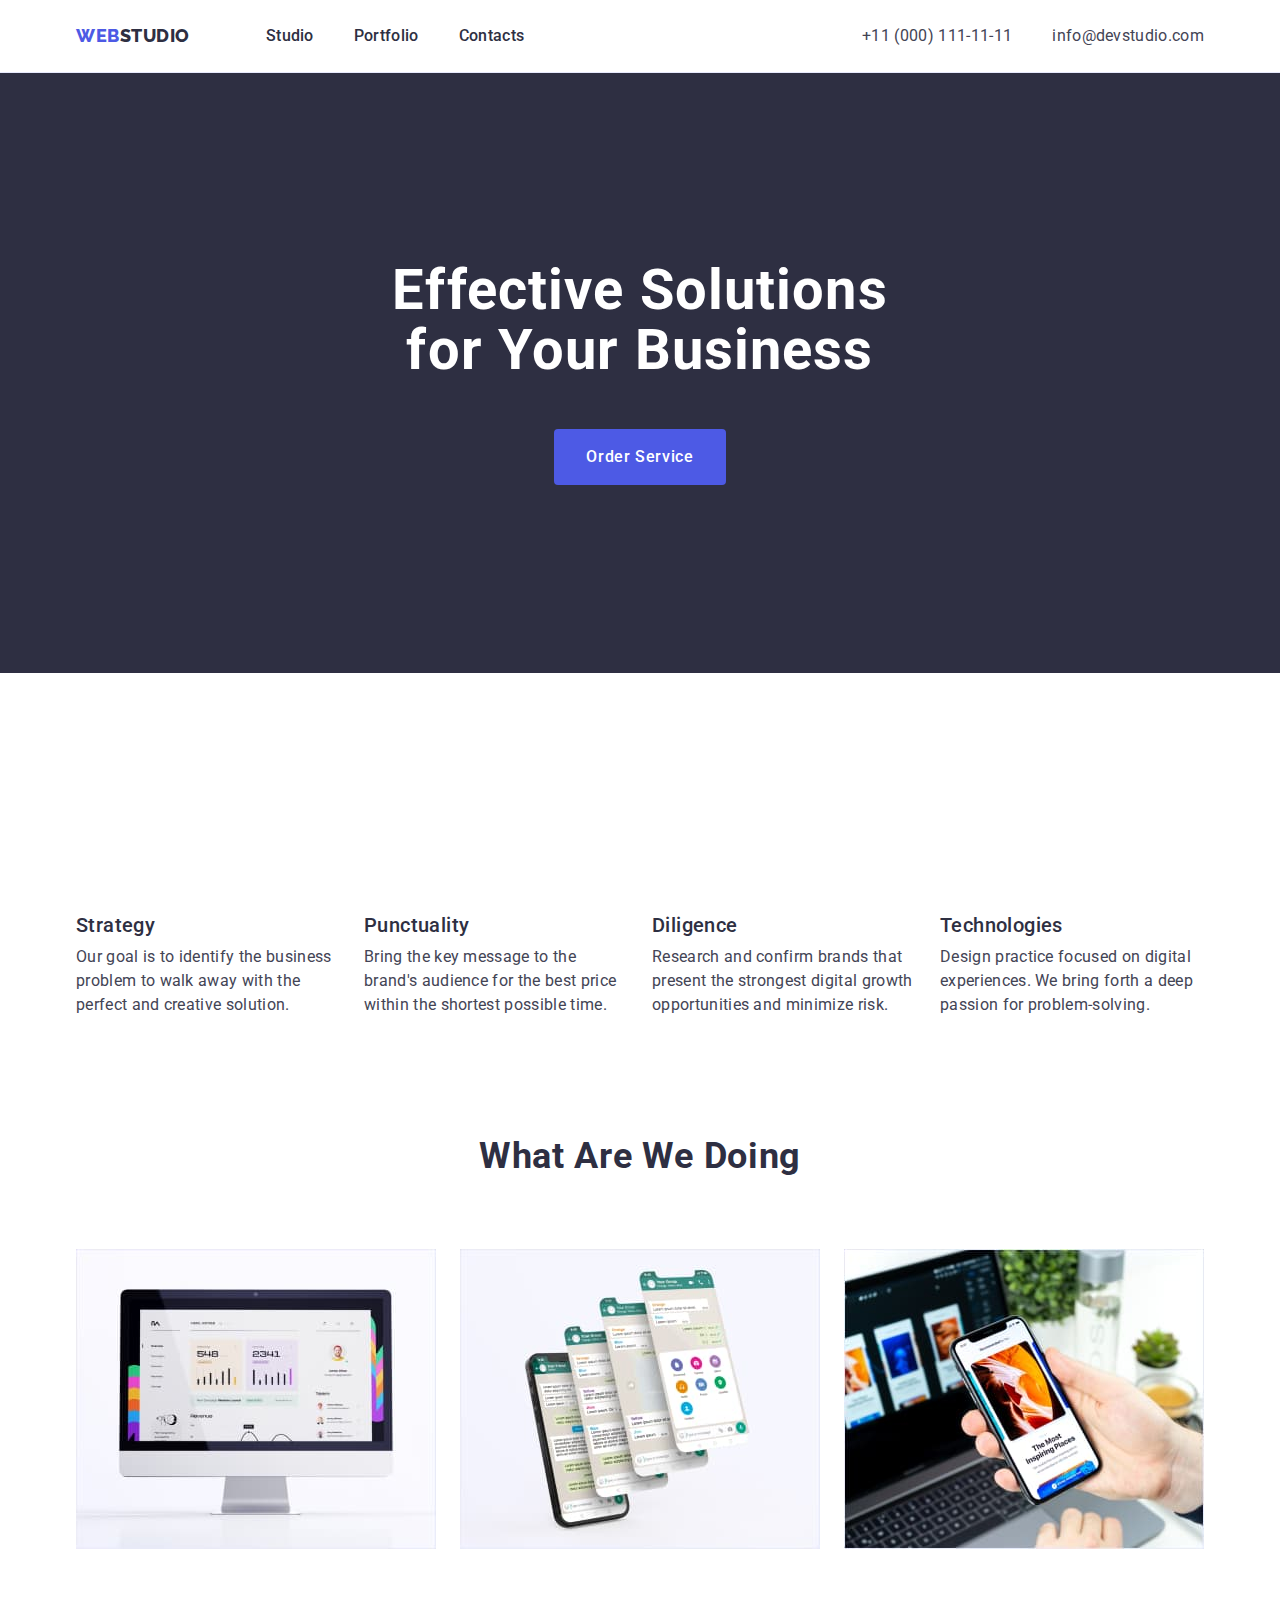
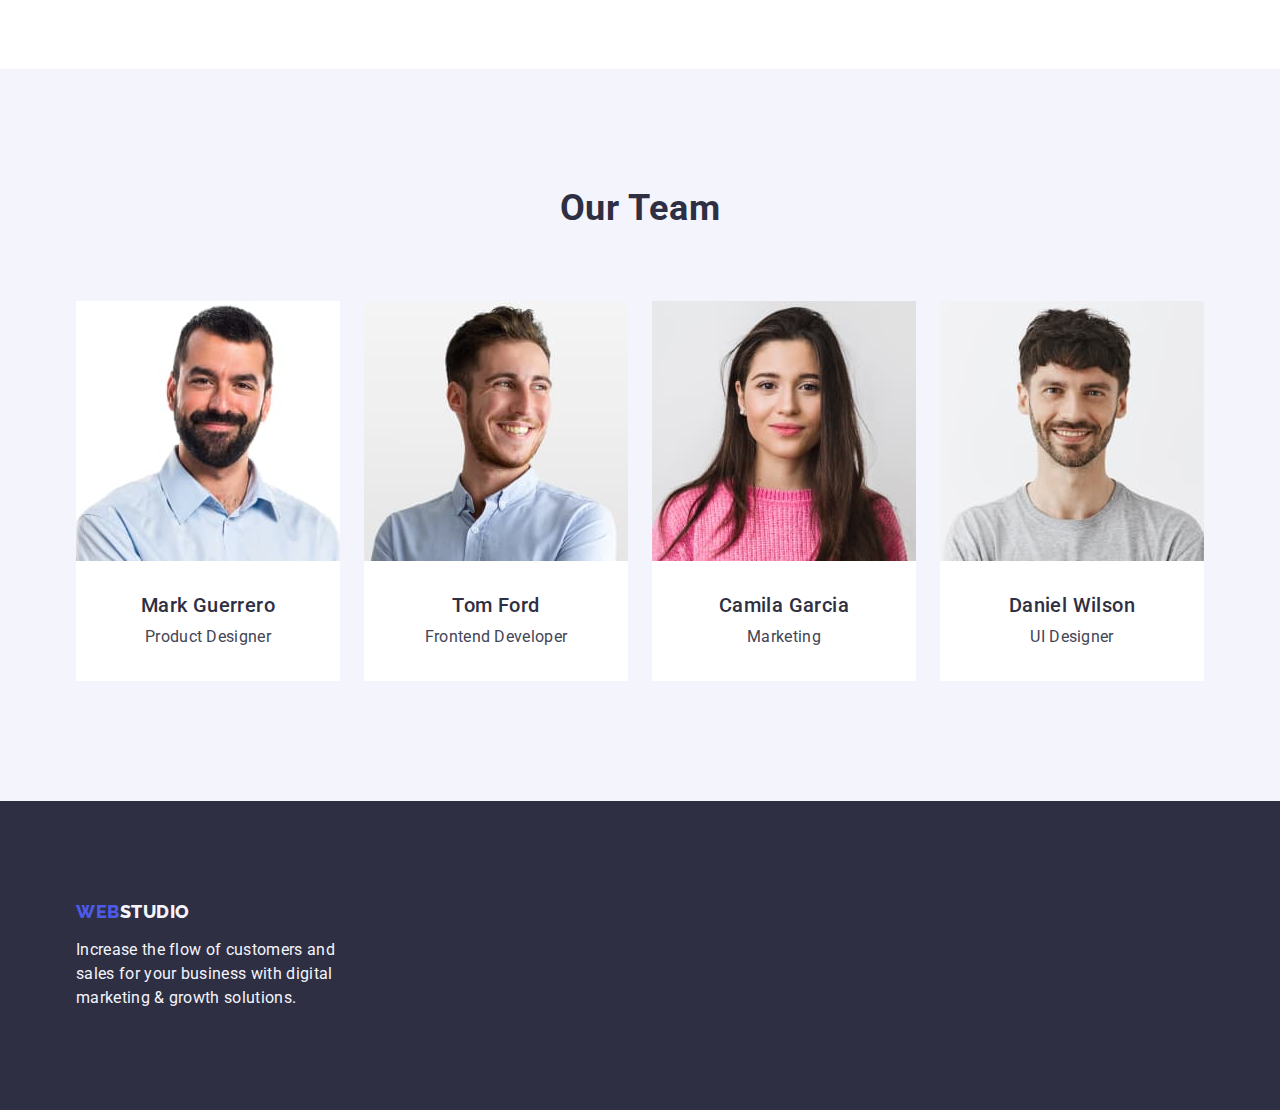
<file: index.html>
<!DOCTYPE html>
<html lang="en">
<head>
    <meta charset="UTF-8">
    <meta http-equiv="X-UA-Compatible" content="IE=edge">
    <meta name="viewport" content="width=device-width, initial-scale=1.0">
    <title>Document</title>
<!--Normalize-->
<link rel="stylesheet" href="https://cdnjs.cloudflare.com/ajax/libs/modern-normalize/2.0.0/modern-normalize.min.css">
<link rel="preconnect" href="https://fonts.googleapis.com">
<link rel="preconnect" href="https://fonts.gstatic.com" crossorigin>
<link href="https://fonts.googleapis.com/css2?family=Raleway:wght@800&family=Roboto:wght@400;500;700&display=swap"
    rel="stylesheet">
    <link rel="stylesheet" href="./css/styles.css">
</head>
    <body class="body">
       <header class="header">
        <div class="header-container container">
            <nav class="nav">
                <a class="logo link" href="./index.html">Web<span class="studio">Studio</span></a>
                <ul class="header-list list">
                 <li class="header-item"><a class="header-link link" href="./index.html">Studio</a></li>
                 <li class="header-item"><a class="header-link link" href="./portfolio.html">Portfolio</a></li>
                 <li class="header-item"><a class="header-link link" href="">Contacts</a></li>       
                </ul>        
            </nav>
             <address class="address">
                 <ul class="header-adress list">
                     <li><a class="adress-link link" href="tel:+110001111111">+11 (000) 111-11-11</a></li>
                     <li><a class="adress-link link" href="mailto:info@devstudio.com">info@devstudio.com</a></li>
                 </ul>
             </address>   
         </div>
       </header>
        <main>
          <section class="section hero">
            <div class="container">
             <h1 class="hero-title">Effective Solutions for Your Business</h1>
             <button class="hero-btn" type="button"><span class="button-title">Order Service</span></button>
            </div>
         </section>
         <section class="section advantages">
            <div class="container">
             <h2 class="visually-hidden">Our advantages</h2>
                <ul class="advantages-list list">
                    <li class="advantages-item"><h3 class="advantages-title">Strategy</h3>
                    <p class="advantages-desc">Our goal is to identify the business problem to walk away with the perfect and creative solution.</p>
                </li>
                    <li class="advantages-item"><h3 class="advantages-title">Punctuality</h3>
                    <p class="advantages-desc">Bring the key message to the brand's audience for the best price within the shortest possible time.</p>
                </li>
                    <li class="advantages-item"><h3 class="advantages-title">Diligence</h3>
                    <p class="advantages-desc">Research and confirm brands that present the strongest digital growth opportunities and minimize risk.</p>
                </li>
                    <li class="advantages-item"><h3 class="advantages-title">Technologies</h3>
                    <p class="advantages-desc">Design practice focused on digital experiences. We bring forth a deep passion for problem-solving.</p>
                </li>  
                </ul>
            </div>
         </section>
         <section class="section doing">
            <div class="container">
                <h2 class="doing-title">What are we doing</h2>
                <ul class="doing-list list">
                    <li class="doing-item"><img src="./images/img-1.jpg" alt="Take application" width="360" height="300" /></li>
                    <li class="doing-item"><img src="./images/img-2.jpg" alt="Fill an order" width="360" height="300" /></li>
                    <li class="doing-item"><img src="./images/img-3.jpg" alt="You accept the job" width="360" height="300" /></li>
                </ul>
            </div>
         </section>
         <section class="section team">
            <div class="container">
             <h2 class="team-title">Our Team</h2>
              <ul class="team-list list">
                    <li class="team-item"><img src="./images/mark-guerrero.jpg" alt="Mark Guerrero" width="264" height="260" />
                        <div class="team-content"><h3 class="team-name">Mark Guerrero</h3>
                        <p class="team-position">Product Designer</p>
                    </div>
                </li>
                    <li class="team-item"><img src="./images/tom-ford.jpg" alt="Tom Ford" width="264" height="260" />
                        <div class="team-content">
                            <h3 class="team-name">Tom Ford</h3>
                        <p class="team-position">Frontend Developer</p>
                    </div>
                </li>
                    <li class="team-item"><img src="./images/camila-garcia.jpg" alt="Camila Garcia" width="264" height="260" />
                        <div class="team-content">
                            <h3 class="team-name">Camila Garcia</h3>
                        <p class="team-position">Marketing</p>
                    </div>
                </li>
                    <li class="team-item"><img src="./images/daniel-wilson.jpg" alt="Daniel Wilson" width="264" height="260" />
                        <div class="team-content">
                            <h3 class="team-name">Daniel Wilson</h3>
                        <p class="team-position">UI Designer</p>
                    </div>
                </li>
              </ul>
            </div>
         </section>
        </main>
        <footer class="footer">
        <div class="container">
            <a class="logo-link logo-futer link" href="./index.html">Web<span class="studio-down">Studio</span></a>
            <p class="footer-description">Increase the flow of customers and sales for your business with digital marketing & growth solutions.</p>
        </div>
        </footer>
    </body>
</html>
</file>
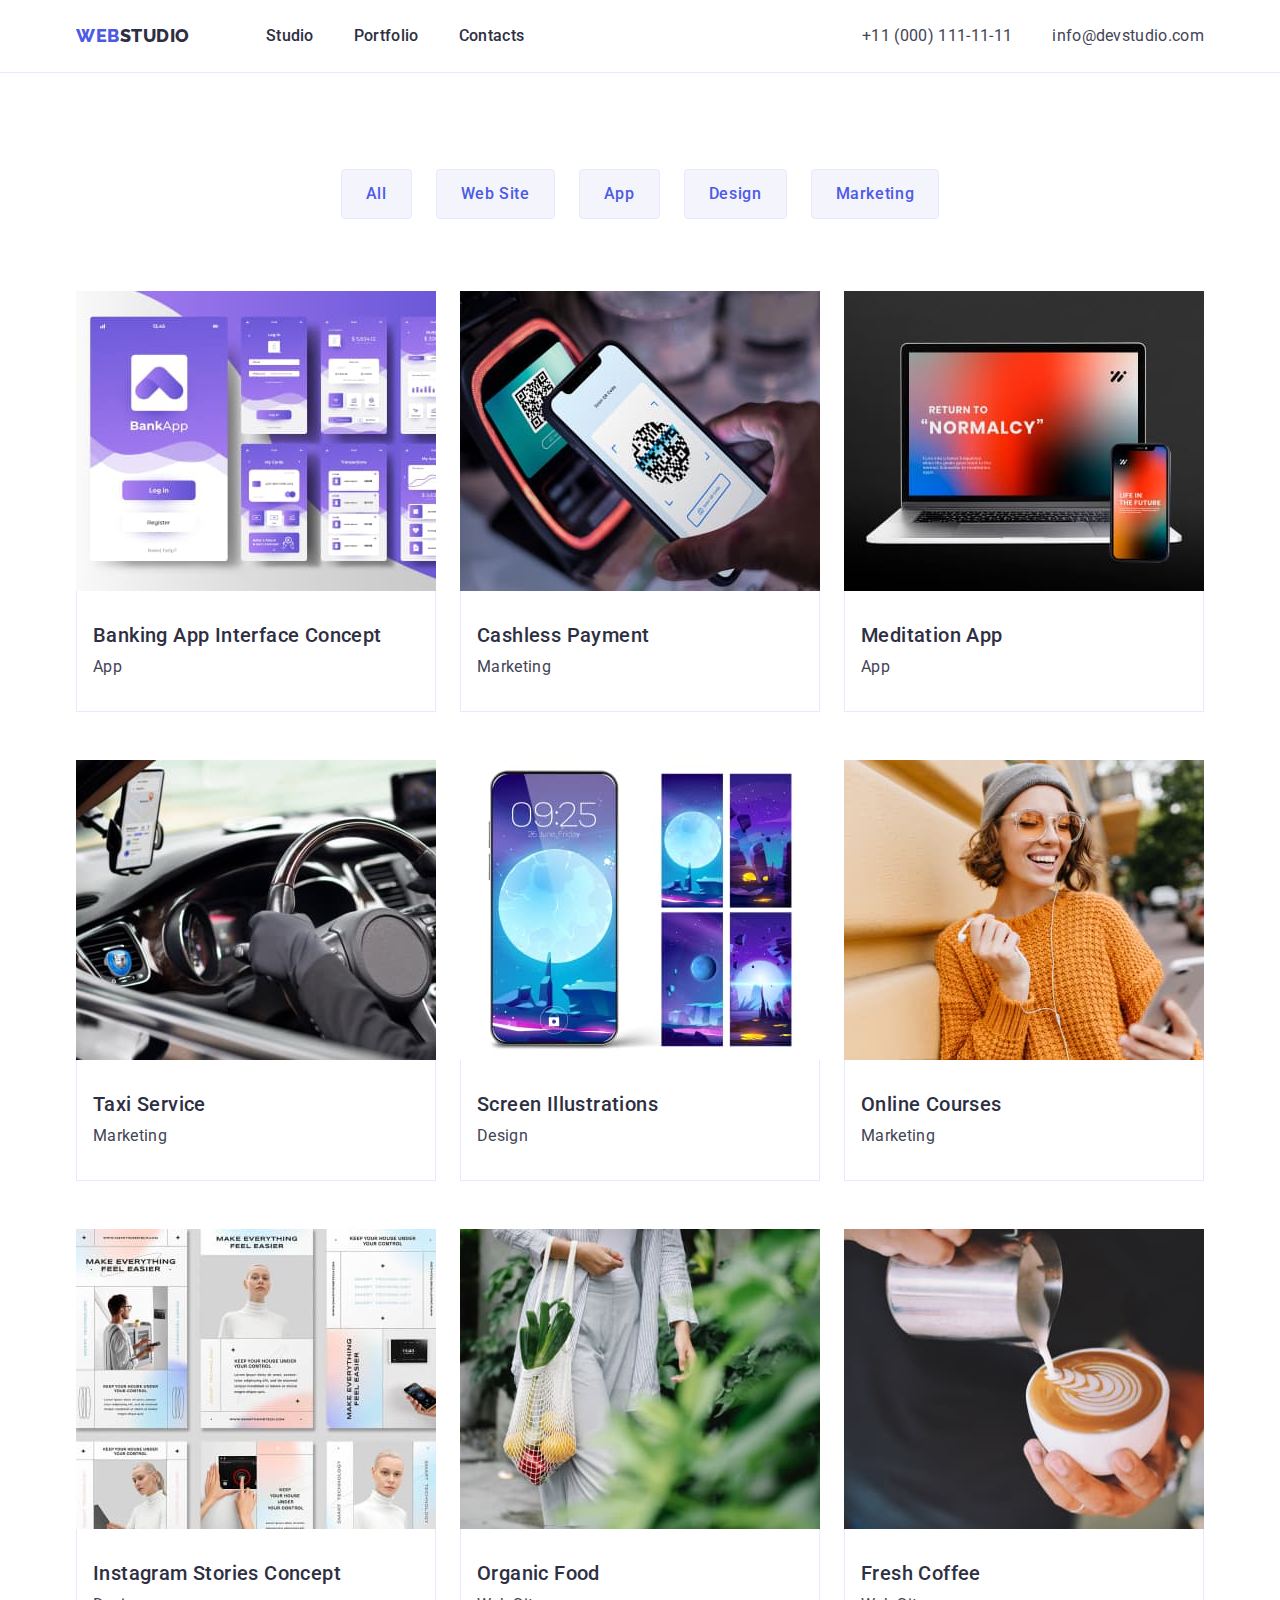
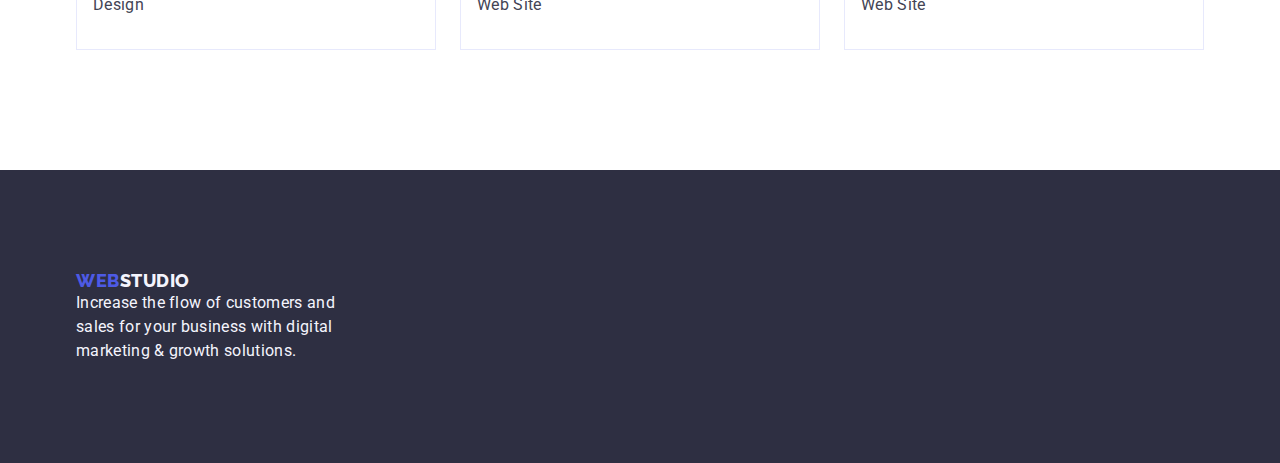
<file: portfolio.html>
<!DOCTYPE html>
<html lang="en">

<head>
    <meta charset="UTF-8">
    <meta http-equiv="X-UA-Compatible" content="IE=edge">
    <meta name="viewport" content="width=device-width, initial-scale=1.0">
    <title>Portfolio</title>
    <!--Normalize-->
    <link rel="stylesheet"
        href="https://cdnjs.cloudflare.com/ajax/libs/modern-normalize/2.0.0/modern-normalize.min.css">
    <link rel="preconnect" href="https://fonts.googleapis.com">
    <link rel="preconnect" href="https://fonts.gstatic.com" crossorigin>
    <link href="https://fonts.googleapis.com/css2?family=Raleway:wght@800&family=Roboto:wght@400;500;700&display=swap"
        rel="stylesheet">
    <link rel="stylesheet" href="./css/styles.css">
 </head>
<body class="body">
<header class="header">
    <div class="header-container container">
        <nav class="nav">
            <a class="logo link" href="./index.html">Web<span class="studio">Studio</span></a>
            <ul class="header-list list">
                <li class="header-item"><a class="header-link link" href="./index.html">Studio</a></li>
                <li class="header-item"><a class="header-link link" href="./portfolio.html">Portfolio</a></li>
                <li class="header-item"><a class="header-link link" href="">Contacts</a></li>
            </ul>
        </nav>
        <address class="address">
            <ul class="header-adress list">
                <li><a class="adress-link link" href="tel:+110001111111">+11 (000) 111-11-11</a></li>
                <li><a class="adress-link link" href="mailto:info@devstudio.com">info@devstudio.com</a></li>
            </ul>
        </address>
    </div>
</header>
<main>
  <section class="portfolio">
    <div class="container">
    <h1 class="visually-hidden">Portfolio</h1>
      <ul class="but-list list">
        <li><button class="portfolio-but" type="button">All</button>
        </li>
        <li><button class="portfolio-but" type="button">Web Site</button>
        </li>
        <li><button class="portfolio-but" type="button">App</button>
        </li>
        <li><button class="portfolio-but" type="button">Design</button>
        </li>
        <li><button class="portfolio-but" type="button">Marketing</button>
        </li>
      </ul>
     <ul class="tip-list list">
        <li  class="cart">
            <a class="link" href=""><img class="portfolio-img" src="./images/portfolio/img-8.jpg" alt="Banking App" width="360" height="300" />
                <div class="cart-content">
                    <h2 class="advantages-title">Banking App Interface Concept</h2>
                    <p class="advantages-desc">App</p>
                </div>
            </a>
    </li>
        <li class="cart"><a class="link" href=""><img class="portfolio-img" src="./images/portfolio/img-7.jpg" alt="Cashless Payment" width="360" height="300" />
        <div class="cart-content">
            <h2 class="advantages-title">Cashless Payment</h2>
            <p class="advantages-desc">Marketing</p>
        </div>
        </a>
    </li>
        <li class="cart"><a class="link" href=""><img class="portfolio-img" src="./images/portfolio/img-6.jpg" alt="Meditation App" width="360" height="300" />
        <div class="cart-content">
            <h2 class="advantages-title">Meditation App</h2>
            <p class="advantages-desc">App</p>
        </div>
        </a>
    </li>
        <li class="cart"><a class="link" href=""><img class="portfolio-img" src="./images/portfolio/img-5.jpg" alt="Taxi Service" width="360" height="300" />
        <div class="cart-content">
             <h2 class="advantages-title">Taxi Service</h2>
             <p class="advantages-desc">Marketing</p>
        </div>
        </a>
    </li>
        <li class="cart"><a class="link" href=""><img class="portfolio-img" src="./images/portfolio/img-4.jpg" alt="Screen Illustrations" width="360" height="300" />
        <div class="cart-content">
            <h2 class="advantages-title">Screen Illustrations</h2>
            <p class="advantages-desc">Design</p>
        </div>
        </a>
    </li>
        <li class="cart"><a class="link" href=""><img class="portfolio-img" src="./images/portfolio/img-3.jpg" alt="Online Courses" width="360" height="300" />
        <div class="cart-content">
            <h2 class="advantages-title">Online Courses</h2>
            <p class="advantages-desc">Marketing</p>
        </div>
        </a>
    </li>
        <li class="cart"><a class="link" href=""><img class="portfolio-img" src="./images/portfolio/img-2.jpg" alt="Instagram Stories Concept" width="360" height="300" />
        <div class="cart-content">
            <h2 class="advantages-title">Instagram Stories Concept</h2>
            <p class="advantages-desc">Design</p>
        </div>
        </a>
    </li>
        <li class="cart"><a class="link" href=""><img class="portfolio-img" src="./images/portfolio/img-1.jpg" alt="Organic Food" width="360" height="300" />
        <div class="cart-content">
            <h2 class="advantages-title">Organic Food</h2>
            <p class="advantages-desc">Web Site</p>
        </div>
        </a>
    </li>
        <li class="cart"><a class="link" href=""><img class="portfolio-img" src="./images/portfolio/img.jpg" alt="Fresh Coffee" width="360" height="300" />
        <div class="cart-content">
             <h2 class="advantages-title">Fresh Coffee</h2>
             <p class="advantages-desc">Web Site</p>
        </div>
        </a>
    </li>
        </ul>
        </div>
    </section>
</main>
        <footer class="footer">
            <div class="container">
                <a class="logo-futer link" href="./index.html">Web<span class="studio-down">Studio</span></a>
                <p class="footer-description">Increase the flow of customers and sales for your business with digital marketing
                    & growth solutions.</p>
            </div>
        </footer>
</body>
</html>
</file>
<file: css/styles.css>
:root {
    --bg-white: #ffffff;
    --bg-black: #2e2f42;
    --bg-team: #f4f4fd;
    --color-text: #434455
}

.body {
    font-family: "Roboto", sans-serif;
    color: #434455;
    background-color: #FFFFFF;
}

h1,h2,h3,h4,h5,h6, p {
    margin: 0;
}

.list,
ul,
ol {
    list-style: none;
    margin: 0;
    padding: 0;
}

.link,
a {
     text-decoration: none;
      color: var(--bg-black);
  }

.btn,
  button {
    font-family: 'Roboto';
    cursor: pointer;
}

img {
    display: block;
}

.visually-hidden {
        position: absolute;
        width: 1px;
        height: 1px;
        margin: -1px;
        border: 0;
        padding: 0;
        white-space: nowrap;
        clip-path: inset(100%);
        clip: rect(0 0 0 0);
        overflow: hidden;
}

.header {
    border-bottom: 1px solid #E7E9FC;
}

.header-container {
    display: flex;
    align-items: center;
    justify-content: space-between;
}

.logo {
    margin-right: 76px;
    display: flex;
    align-items: center;
    font-family: "Raleway", sans-serif;
    font-weight: 800;
    font-weight: 800;
    font-size: 18px;
    line-height: 1.17;
    letter-spacing: 0.03em;
    text-transform: uppercase;
    color: #4D5AE5;
}
.logo-futer {
    display: flex;
    align-items: center;
    font-family: "Raleway", sans-serif;
    font-weight: 800;
    font-weight: 800;
    font-size: 18px;
    line-height: 1.17;
    letter-spacing: 0.03em;
    text-transform: uppercase;
    color: #4D5AE5;
}

.logo-link {
    display: inline-block;
    margin-bottom: 16px;
}

.header-list {
    display: flex;
    align-items: center;
    gap: 40px;
}

.studio {
    color: var(--bg-black);
}

.studio-down {
        color: var(--bg-team);
}
.nav { 
    display: flex;
    align-items: center;
}

.header-item {
    font-family: 'Roboto';
    font-weight: 500;
    font-size: 16px;
    line-height: 1.5;
    letter-spacing: 0.02em;
    color: var(--bg-black);
    padding: 24px 0;
}

.header-link {
    color: #2e2f42;
    text-decoration: none;
    padding: 24px 0;
}

.header-link:hover {
        color: #404bbf;
}
.header-link:focus {
        color: #404bbf;
}

.address {
    font-style: normal;
}

.header-adress {
    display: flex;
    align-items: center;
    gap: 40px;
}

.adress-link {
    font-weight: 400;
    font-size: 16px;
    line-height: 1.5;
    letter-spacing: 0.02em;
    color: var(--color-text);
    padding: 24px 0;
}
.adress-link:hover,
.adress-link:focus {
    color: #404BBF;
}

.section {}

.container {
    width: 1158px;
    margin-left: auto;
    margin-right: auto;
    padding-left: 15px;
    padding-right: 15px;
}

.hero {
    background-color: #2E2F42;
    padding-top: 188px;
    padding-bottom: 188px;
    margin-bottom: 120px;
}

.hero-title {
    font-family: 'Roboto';
    font-weight: 700;
    font-size: 56px;
    line-height: 1.07;
    letter-spacing: 0.02em;
    text-align: center;
    color: #FFFFFF;
    max-width: 496px;
    margin: 0 auto;
    margin-bottom: 48px;
}

.hero-btn {
    font-family: "Roboto", sans-serif;
    font-weight: 500;
    font-size: 16px;
    line-height: 1.5;
    letter-spacing: 0.04em;
    text-align: center;
    color: #FFFFFF;
    background: #4D5AE5;
    min-width: 169px;
    height: 56px;
    padding: 16px 32px;
    border-radius: 4px;
    border: 0;
    margin: 0 auto;
    display: block;
}

.hero-btn:hover,
.hero-btn:focus {
    background: #404BBF;
}

.button-title {
    font-family: 'Roboto';
    font-weight: 500;
    font-size: 16px;
    line-height: 1.5;
    letter-spacing: 0.04em;
    text-align: center;
    color: #FFFFFF;
}

.advantages-1title {
    font-family: 'Roboto';
    font-style: normal;
    font-weight: 700;
    font-size: 36px;
    line-height: 40px;
    letter-spacing: 0.02em;
    text-align: center;
    text-transform: capitalize;
    color: #2E2F42;
    padding-bottom: 72px;
    margin-bottom: 8px;
}

.advantages {
    padding: 120px 0 120px;
}

.advantages-list {
    display: flex;
    align-items: center;
    flex-basis: calc((100% - 72px) / 4));
    gap: 24px;
}
.advantages-item {
    width: 264px;
}

.advantages-title {
    font-weight: 500;
    font-size: 20px;
    line-height: 1.2;
    letter-spacing: 0.02em;
    color: #2E2F42;
    margin-bottom: 8px;
}

.advantages-desc {
        font-family: 'Roboto';
        font-weight: 400;
        font-size: 16px;
        line-height: 1.5;
        letter-spacing: 0.02em;
        color: #434455;
}

.doing {
    padding-bottom: 120px;
}

.doing-title {
        font-family: 'Roboto';
        font-weight: 700;
        font-size: 36px;
        line-height: 1.11;
        letter-spacing: 0.02em;
        text-align: center;
        text-transform: capitalize;
        color: #2E2F42;
        margin-bottom: 72px;
}

.doing-list {
        display: flex;
        align-items: center;
        justify-content: space-between;
        gap: 24px;
}

.doing-item {}

.team {
    background-color: #F4F4FD;
    padding-top: 120px;
    padding-bottom: 120px;
}

.team-title {
        font-family: 'Roboto';
        font-weight: 700;
        font-size: 36px;
        line-height: 1.11;
        letter-spacing: 0.02em;
        text-align: center;
        text-transform: capitalize;
        color: #2E2F42;
        margin-bottom: 72px;
}

.team-list {
        display: flex;
        align-items: center;
        justify-content: space-between;
        gap: 24px;
}

.team-item {
    background-color: #FFFFFF;
    border-radius: 0px 0px 4px 4px;
}

.team-name {
        font-family: 'Roboto';
        font-weight: 500;
        font-size: 20px;
        line-height: 1.2;
        letter-spacing: 0.02em;
        color: #2E2F42;
        text-align: center;
        margin-bottom: 8px;
}

.team-content {
    padding: 32px 16px;
    background-color: #FFFFFF;
}

.team-position {
        font-family: 'Roboto';
        font-weight: 400;
        font-size: 16px;
        line-height: 1.5;
        letter-spacing: 0.02em;
        color: #434455;
        text-align: center;
}

.footer {
    background-color: #2E2F42;
    text-decoration: none;
    padding-top: 100px;
    padding-bottom: 100px;
}

.footer-description {
        font-family: 'Roboto';
        font-weight: 400;
        font-size: 16px;
        line-height: 1.5;
        letter-spacing: 0.02em;
        color: #F4F4FD;
        width: 264px;
}

.portfolio {
    padding-top: 96px;
    padding-bottom: 120px;
}

.portfolio-but {
        font-family: "Roboto", sans-serif;
        font-style: normal;
        font-weight: 500;
        font-size: 16px;
        line-height: 1.5;
        letter-spacing: 0.04em;
        color: #4D5AE5;
        background-color: var(--bg-team);
        cursor: pointer;
        padding: 12px 24px;
        border-radius: 4px;
        border: 0;
        border: 1px solid #e7e9fc;
}

.portfolio-img {
}

.cart-content {
    border: 1px solid #E7E9FC;
    border-top: 0;
    padding: 32px 16px
}

.but-list {
        display: flex;
        align-items: center;
        justify-content: center;
        gap: 24px;
        margin-bottom: 72px
}

.tip-list {
    display: flex;
    flex-wrap: wrap;
    align-items: center;
    gap: 48px 24px;
}

.cart {
}

.portfolio-but:hover {
    color: var(--bg-white);
    background-color: #404BBF;
    border: 1px solid transparent;
}
.portfolio-but:focus {
    color: var(--bg-white);
    background-color: #404BBF;
    border: 1px solid transparent;
}
</file>
